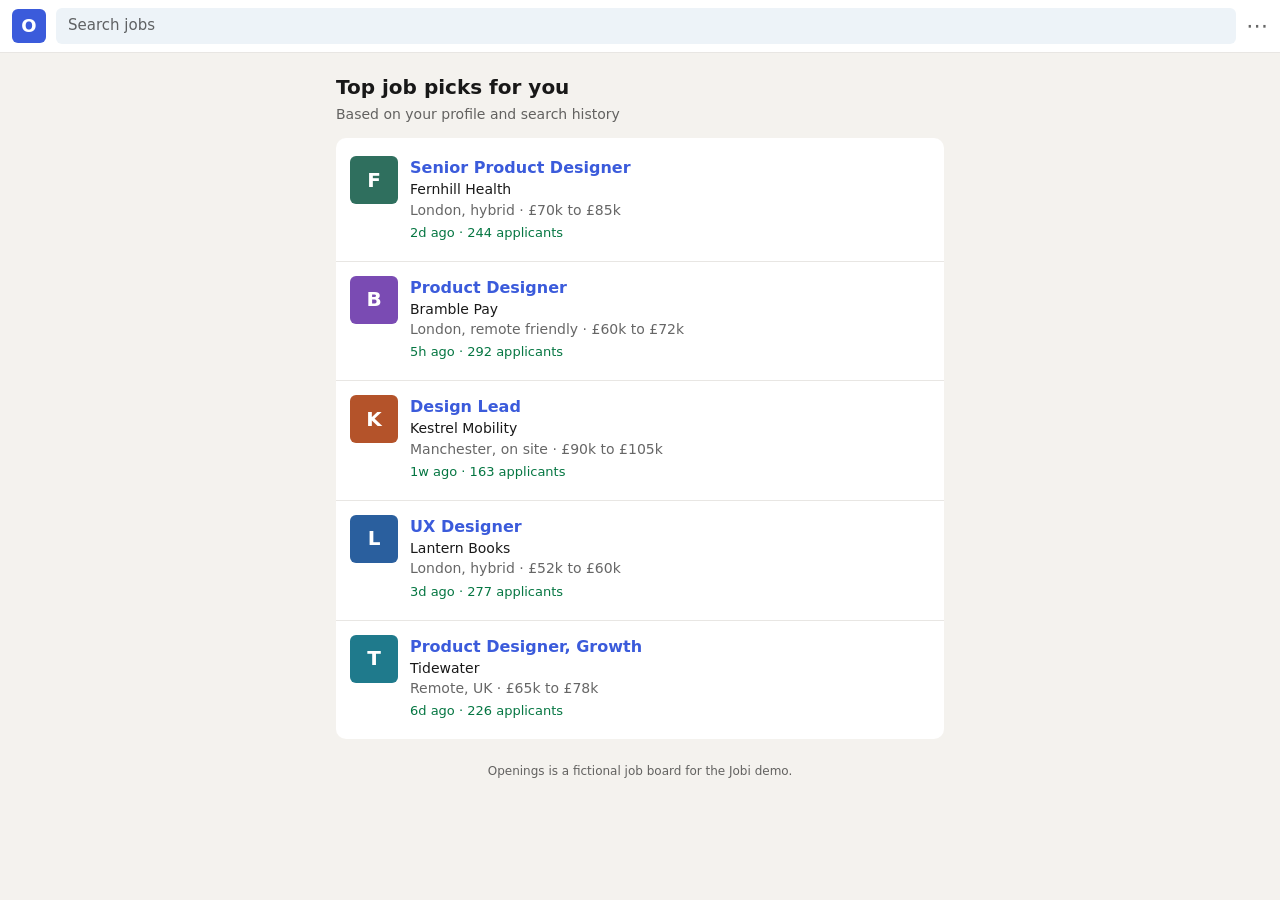
<file: index.html>
<!doctype html><html lang="en"><head><meta charset="utf-8">
<meta name="viewport" content="width=device-width, initial-scale=1, viewport-fit=cover">
<title>Jobs | Openings</title><link rel="stylesheet" href="style.css"></head><body><header class="bar"><span class="brand">O</span>
<div class="search">Search jobs</div><span class="dots">&#8943;</span></header><main>
<h1>Top job picks for you</h1><p class="sub">Based on your profile and search history</p>
<ul class="feed"><li><a href="jobs/fernhill.html">
<span class="logo" style="background:#2f6f5e">F</span>
<span class="txt"><b>Senior Product Designer</b><span>Fernhill Health</span><span class="muted">London, hybrid &middot; £70k to £85k</span>
<span class="promo">2d ago &middot; 244 applicants</span></span></a></li><li><a href="jobs/bramble.html">
<span class="logo" style="background:#7a4bb3">B</span>
<span class="txt"><b>Product Designer</b><span>Bramble Pay</span><span class="muted">London, remote friendly &middot; £60k to £72k</span>
<span class="promo">5h ago &middot; 292 applicants</span></span></a></li><li><a href="jobs/kestrel.html">
<span class="logo" style="background:#b4532a">K</span>
<span class="txt"><b>Design Lead</b><span>Kestrel Mobility</span><span class="muted">Manchester, on site &middot; £90k to £105k</span>
<span class="promo">1w ago &middot; 163 applicants</span></span></a></li><li><a href="jobs/lantern.html">
<span class="logo" style="background:#2a5f9e">L</span>
<span class="txt"><b>UX Designer</b><span>Lantern Books</span><span class="muted">London, hybrid &middot; £52k to £60k</span>
<span class="promo">3d ago &middot; 277 applicants</span></span></a></li><li><a href="jobs/tidewater.html">
<span class="logo" style="background:#1f7a8c">T</span>
<span class="txt"><b>Product Designer, Growth</b><span>Tidewater</span><span class="muted">Remote, UK &middot; £65k to £78k</span>
<span class="promo">6d ago &middot; 226 applicants</span></span></a></li></ul>
<p class="foot">Openings is a fictional job board for the Jobi demo.</p></main></body></html>
</file>
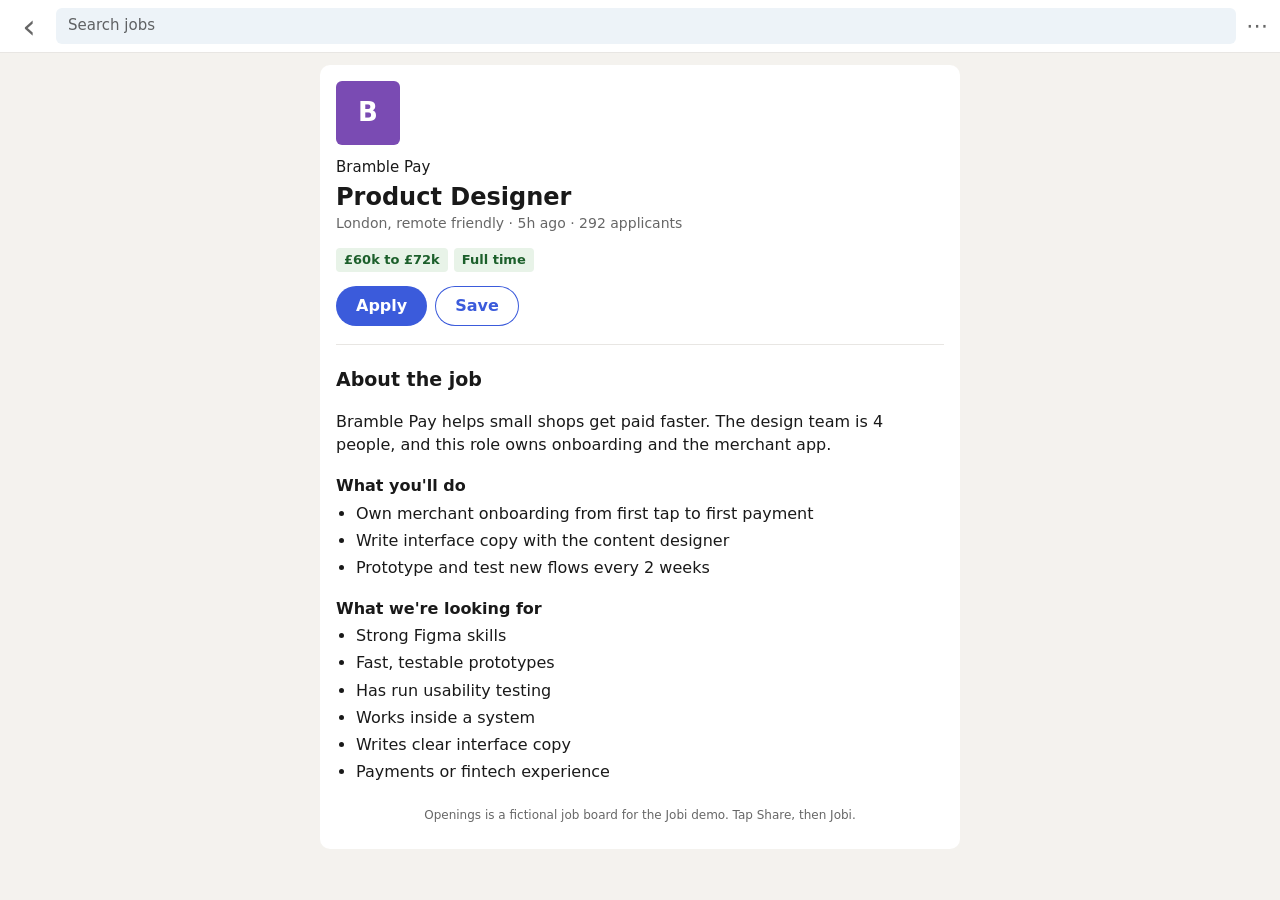
<file: jobs/bramble.html>
<!doctype html><html lang="en"><head><meta charset="utf-8">
<meta name="viewport" content="width=device-width, initial-scale=1, viewport-fit=cover">
<title>Product Designer | Bramble Pay</title><link rel="stylesheet" href="../style.css"></head><body><header class="bar"><a class="back" href="../index.html" aria-label="Back">&#8249;</a>
<div class="search">Search jobs</div><span class="dots">&#8943;</span></header><main class="post">
<span class="logo big" style="background:#7a4bb3">B</span>
<p class="co">Bramble Pay</p><h1>Product Designer</h1>
<p class="muted">London, remote friendly &middot; 5h ago &middot; 292 applicants</p>
<div class="tags"><span>£60k to £72k</span><span>Full time</span></div>
<div class="btns"><a class="apply">Apply</a><a class="save">Save</a></div>
<section><h2>About the job</h2><p>Bramble Pay helps small shops get paid faster. The design team is 4 people, and this role owns onboarding and the merchant app.</p>
<h3>What you'll do</h3><ul><li>Own merchant onboarding from first tap to first payment</li><li>Write interface copy with the content designer</li><li>Prototype and test new flows every 2 weeks</li></ul>
<h3>What we're looking for</h3><ul><li>Strong Figma skills</li><li>Fast, testable prototypes</li><li>Has run usability testing</li><li>Works inside a system</li><li>Writes clear interface copy</li><li>Payments or fintech experience</li></ul></section>
<p class="foot">Openings is a fictional job board for the Jobi demo. Tap Share, then Jobi.</p></main></body></html>
</file>
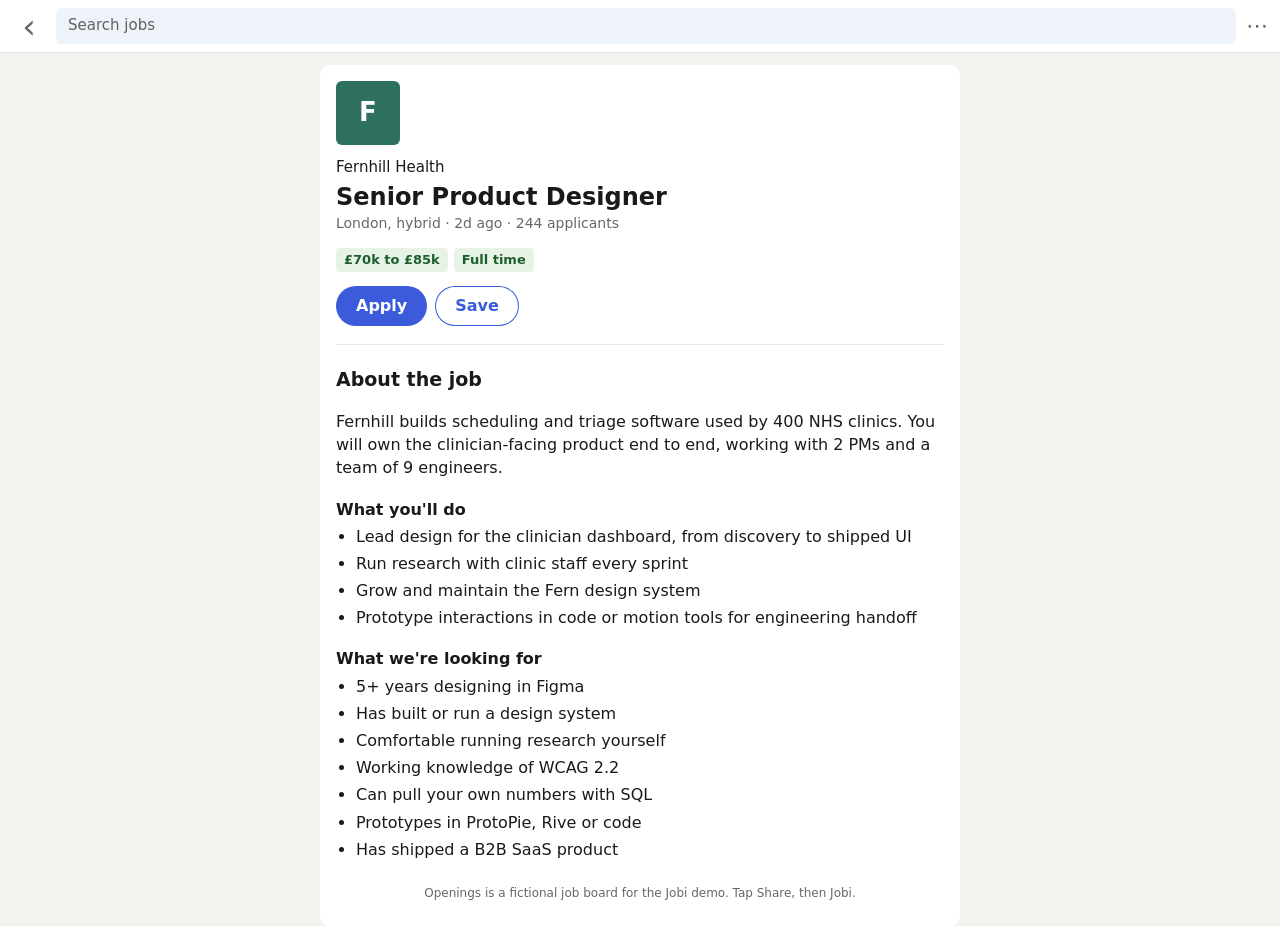
<file: jobs/fernhill.html>
<!doctype html><html lang="en"><head><meta charset="utf-8">
<meta name="viewport" content="width=device-width, initial-scale=1, viewport-fit=cover">
<title>Senior Product Designer | Fernhill Health</title><link rel="stylesheet" href="../style.css"></head><body><header class="bar"><a class="back" href="../index.html" aria-label="Back">&#8249;</a>
<div class="search">Search jobs</div><span class="dots">&#8943;</span></header><main class="post">
<span class="logo big" style="background:#2f6f5e">F</span>
<p class="co">Fernhill Health</p><h1>Senior Product Designer</h1>
<p class="muted">London, hybrid &middot; 2d ago &middot; 244 applicants</p>
<div class="tags"><span>£70k to £85k</span><span>Full time</span></div>
<div class="btns"><a class="apply">Apply</a><a class="save">Save</a></div>
<section><h2>About the job</h2><p>Fernhill builds scheduling and triage software used by 400 NHS clinics. You will own the clinician-facing product end to end, working with 2 PMs and a team of 9 engineers.</p>
<h3>What you'll do</h3><ul><li>Lead design for the clinician dashboard, from discovery to shipped UI</li><li>Run research with clinic staff every sprint</li><li>Grow and maintain the Fern design system</li><li>Prototype interactions in code or motion tools for engineering handoff</li></ul>
<h3>What we're looking for</h3><ul><li>5+ years designing in Figma</li><li>Has built or run a design system</li><li>Comfortable running research yourself</li><li>Working knowledge of WCAG 2.2</li><li>Can pull your own numbers with SQL</li><li>Prototypes in ProtoPie, Rive or code</li><li>Has shipped a B2B SaaS product</li></ul></section>
<p class="foot">Openings is a fictional job board for the Jobi demo. Tap Share, then Jobi.</p></main></body></html>
</file>
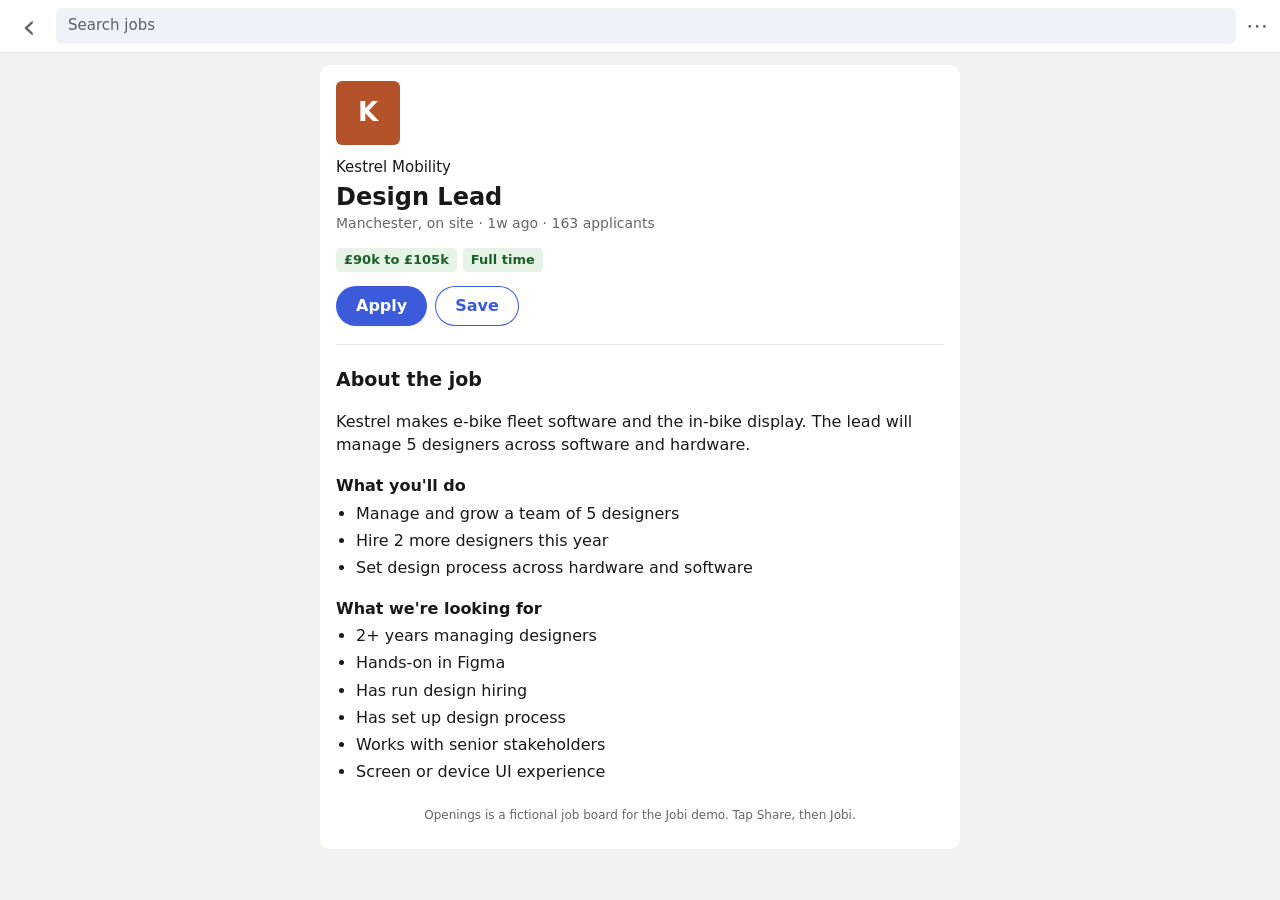
<file: jobs/kestrel.html>
<!doctype html><html lang="en"><head><meta charset="utf-8">
<meta name="viewport" content="width=device-width, initial-scale=1, viewport-fit=cover">
<title>Design Lead | Kestrel Mobility</title><link rel="stylesheet" href="../style.css"></head><body><header class="bar"><a class="back" href="../index.html" aria-label="Back">&#8249;</a>
<div class="search">Search jobs</div><span class="dots">&#8943;</span></header><main class="post">
<span class="logo big" style="background:#b4532a">K</span>
<p class="co">Kestrel Mobility</p><h1>Design Lead</h1>
<p class="muted">Manchester, on site &middot; 1w ago &middot; 163 applicants</p>
<div class="tags"><span>£90k to £105k</span><span>Full time</span></div>
<div class="btns"><a class="apply">Apply</a><a class="save">Save</a></div>
<section><h2>About the job</h2><p>Kestrel makes e-bike fleet software and the in-bike display. The lead will manage 5 designers across software and hardware.</p>
<h3>What you'll do</h3><ul><li>Manage and grow a team of 5 designers</li><li>Hire 2 more designers this year</li><li>Set design process across hardware and software</li></ul>
<h3>What we're looking for</h3><ul><li>2+ years managing designers</li><li>Hands-on in Figma</li><li>Has run design hiring</li><li>Has set up design process</li><li>Works with senior stakeholders</li><li>Screen or device UI experience</li></ul></section>
<p class="foot">Openings is a fictional job board for the Jobi demo. Tap Share, then Jobi.</p></main></body></html>
</file>
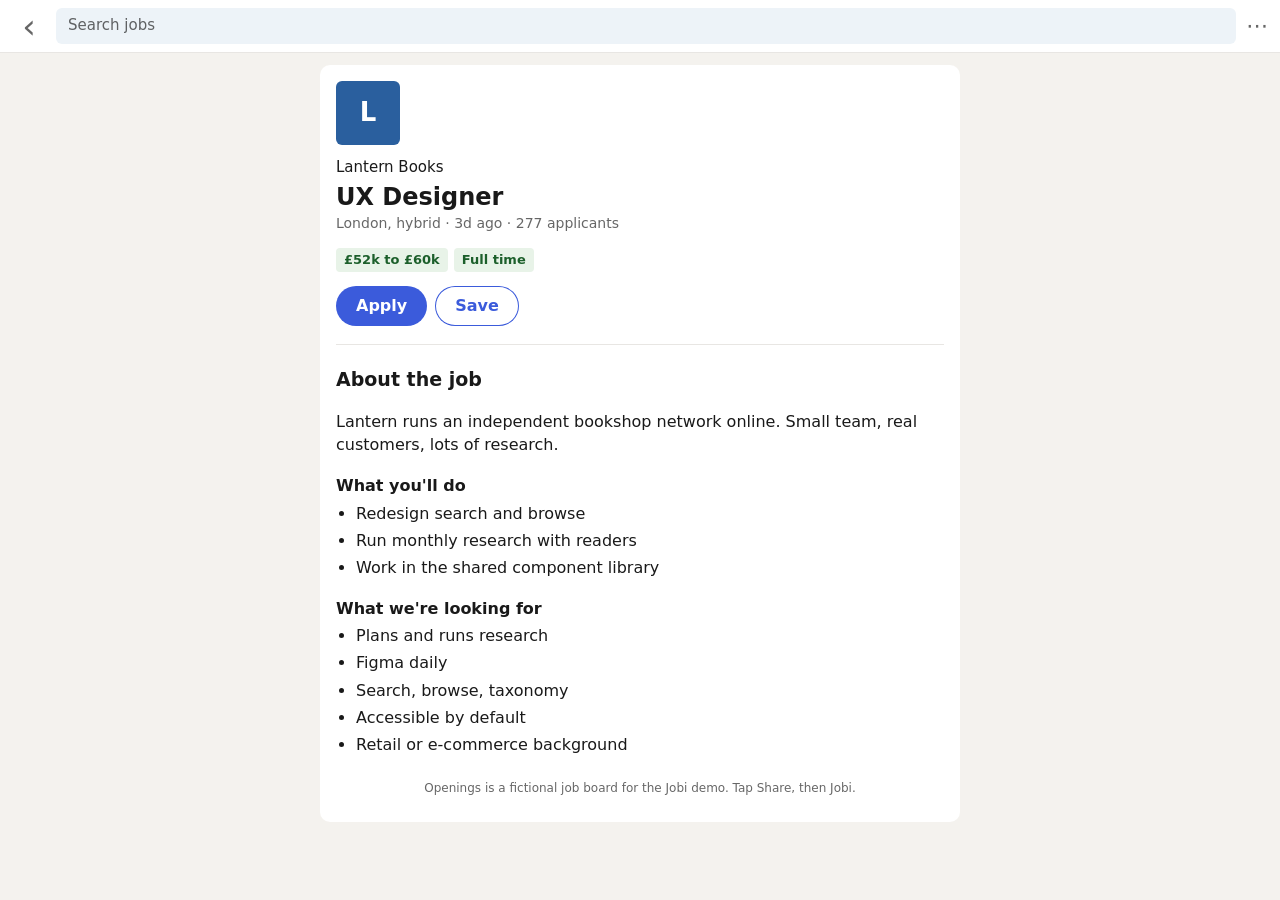
<file: jobs/lantern.html>
<!doctype html><html lang="en"><head><meta charset="utf-8">
<meta name="viewport" content="width=device-width, initial-scale=1, viewport-fit=cover">
<title>UX Designer | Lantern Books</title><link rel="stylesheet" href="../style.css"></head><body><header class="bar"><a class="back" href="../index.html" aria-label="Back">&#8249;</a>
<div class="search">Search jobs</div><span class="dots">&#8943;</span></header><main class="post">
<span class="logo big" style="background:#2a5f9e">L</span>
<p class="co">Lantern Books</p><h1>UX Designer</h1>
<p class="muted">London, hybrid &middot; 3d ago &middot; 277 applicants</p>
<div class="tags"><span>£52k to £60k</span><span>Full time</span></div>
<div class="btns"><a class="apply">Apply</a><a class="save">Save</a></div>
<section><h2>About the job</h2><p>Lantern runs an independent bookshop network online. Small team, real customers, lots of research.</p>
<h3>What you'll do</h3><ul><li>Redesign search and browse</li><li>Run monthly research with readers</li><li>Work in the shared component library</li></ul>
<h3>What we're looking for</h3><ul><li>Plans and runs research</li><li>Figma daily</li><li>Search, browse, taxonomy</li><li>Accessible by default</li><li>Retail or e-commerce background</li></ul></section>
<p class="foot">Openings is a fictional job board for the Jobi demo. Tap Share, then Jobi.</p></main></body></html>
</file>
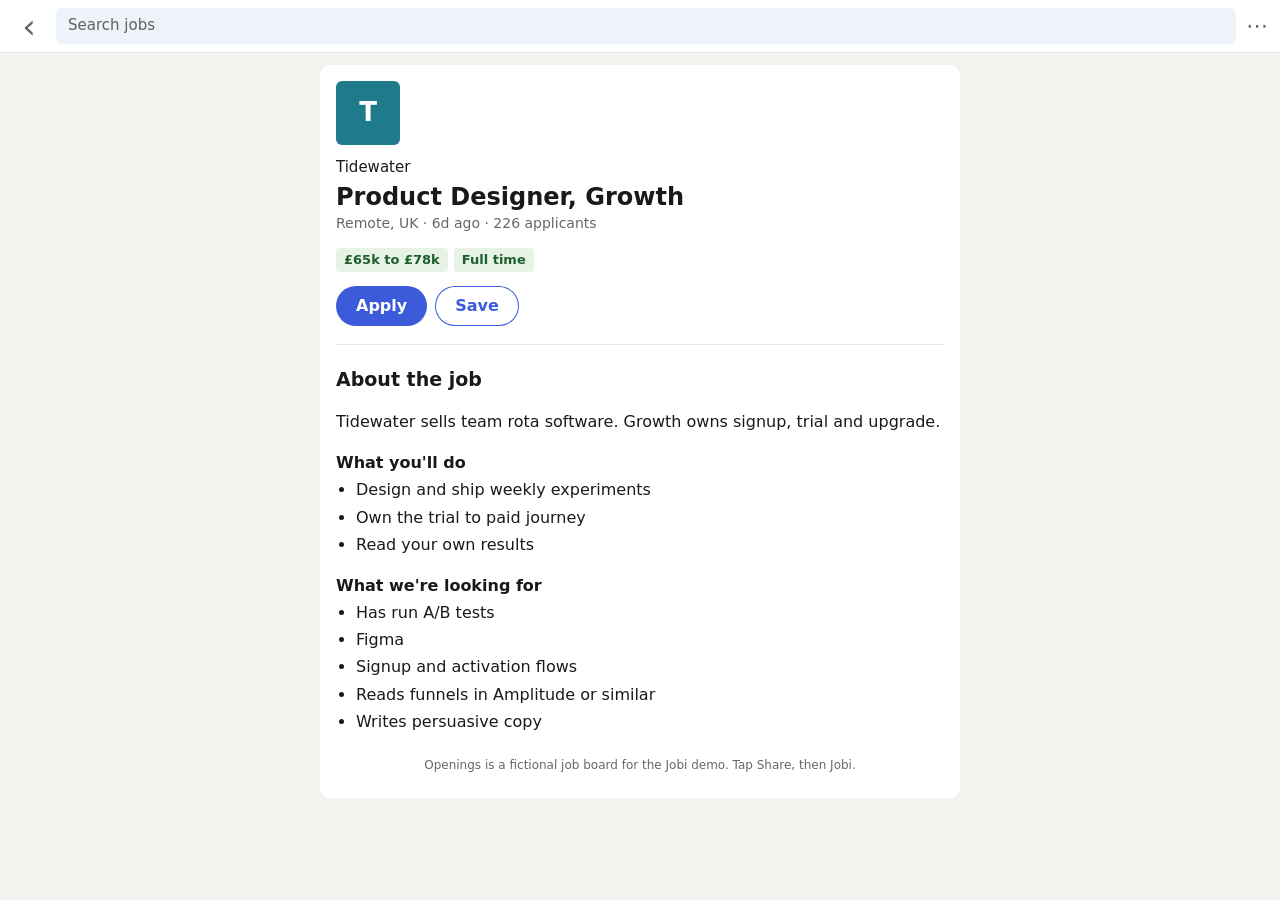
<file: jobs/tidewater.html>
<!doctype html><html lang="en"><head><meta charset="utf-8">
<meta name="viewport" content="width=device-width, initial-scale=1, viewport-fit=cover">
<title>Product Designer, Growth | Tidewater</title><link rel="stylesheet" href="../style.css"></head><body><header class="bar"><a class="back" href="../index.html" aria-label="Back">&#8249;</a>
<div class="search">Search jobs</div><span class="dots">&#8943;</span></header><main class="post">
<span class="logo big" style="background:#1f7a8c">T</span>
<p class="co">Tidewater</p><h1>Product Designer, Growth</h1>
<p class="muted">Remote, UK &middot; 6d ago &middot; 226 applicants</p>
<div class="tags"><span>£65k to £78k</span><span>Full time</span></div>
<div class="btns"><a class="apply">Apply</a><a class="save">Save</a></div>
<section><h2>About the job</h2><p>Tidewater sells team rota software. Growth owns signup, trial and upgrade.</p>
<h3>What you'll do</h3><ul><li>Design and ship weekly experiments</li><li>Own the trial to paid journey</li><li>Read your own results</li></ul>
<h3>What we're looking for</h3><ul><li>Has run A/B tests</li><li>Figma</li><li>Signup and activation flows</li><li>Reads funnels in Amplitude or similar</li><li>Writes persuasive copy</li></ul></section>
<p class="foot">Openings is a fictional job board for the Jobi demo. Tap Share, then Jobi.</p></main></body></html>
</file>
<file: style.css>
:root { --blue: #3b5bdb; --ink: rgba(0,0,0,.9); --mute: rgba(0,0,0,.6); --line: #e8e6e3; }
* { box-sizing: border-box; }
body { margin: 0; font: 16px/1.45 -apple-system, system-ui, sans-serif; color: var(--ink); background: #f4f2ee; }
a { color: inherit; text-decoration: none; }
.bar { position: sticky; top: 0; display: flex; align-items: center; gap: 10px; padding: 8px 12px; background: #fff; border-bottom: 1px solid var(--line); }
.brand { width: 34px; height: 34px; border-radius: 6px; background: var(--blue); color: #fff; font-weight: 800; display: grid; place-items: center; font-size: 18px; }

.back { font-size: 34px; line-height: 1; color: var(--mute); width: 34px; text-align: center; }
.search { flex: 1; background: #edf3f8; border-radius: 6px; padding: 7px 12px; color: var(--mute); font-size: 15px; }
.dots { color: var(--mute); font-size: 22px; }
main { max-width: 640px; margin: 0 auto; padding: 16px; }
h1 { font-size: 20px; margin: 4px 0 2px; }
.sub, .muted { color: var(--mute); font-size: 14px; margin: 0; }
.feed { list-style: none; padding: 0; margin: 14px 0; background: #fff; border-radius: 10px; overflow: hidden; }
.feed li + li { border-top: 1px solid var(--line); }
.feed a { display: flex; gap: 12px; padding: 14px; }
.logo { flex: none; width: 48px; height: 48px; border-radius: 6px; color: #fff; display: grid; place-items: center; font-weight: 700; font-size: 20px; }
.logo.big { width: 64px; height: 64px; font-size: 26px; }
.txt { display: flex; flex-direction: column; font-size: 14px; }
.txt b { color: var(--blue); font-size: 16px; }
.promo { color: #057642; font-size: 13px; margin-top: 4px; }
.post { background: #fff; border-radius: 10px; margin-top: 12px; }
.post h1 { font-size: 24px; line-height: 1.2; }
.co { margin: 12px 0 0; font-size: 15px; }
.tags { display: flex; flex-wrap: wrap; gap: 6px; margin: 14px 0; }
.tags span { background: #e8f3e8; color: #1c5f2b; border-radius: 4px; padding: 3px 8px; font-size: 13px; font-weight: 600; }
.btns { display: flex; gap: 8px; }
.btns a { border-radius: 999px; padding: 8px 20px; font-weight: 600; }
.apply { background: var(--blue); color: #fff; }
.save { color: var(--blue); box-shadow: inset 0 0 0 1px var(--blue); }
section { border-top: 1px solid var(--line); margin-top: 18px; padding-top: 6px; }
h2 { font-size: 19px; } h3 { font-size: 16px; margin: 18px 0 4px; }
ul { padding-left: 20px; margin: 0; } li { margin: 4px 0; }
.foot { color: var(--mute); font-size: 12px; text-align: center; margin: 24px 0 8px; }
</file>
